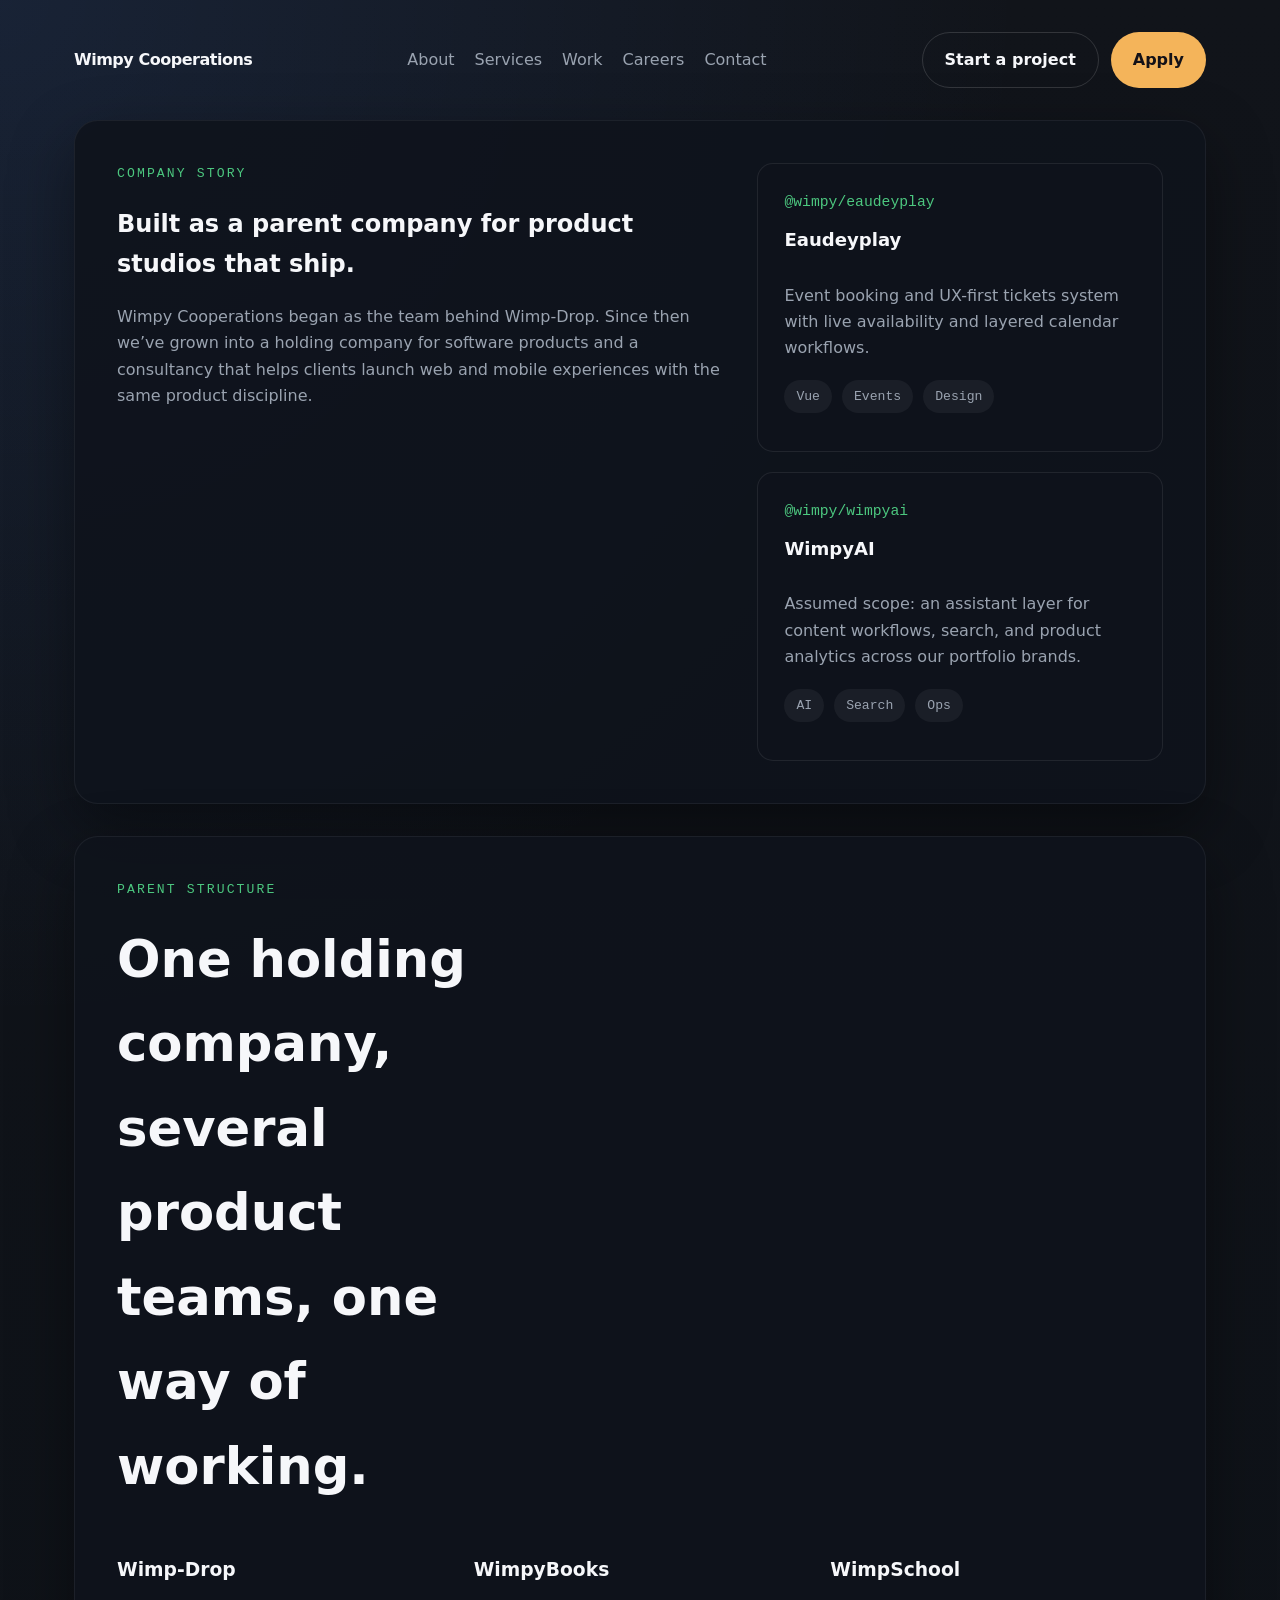
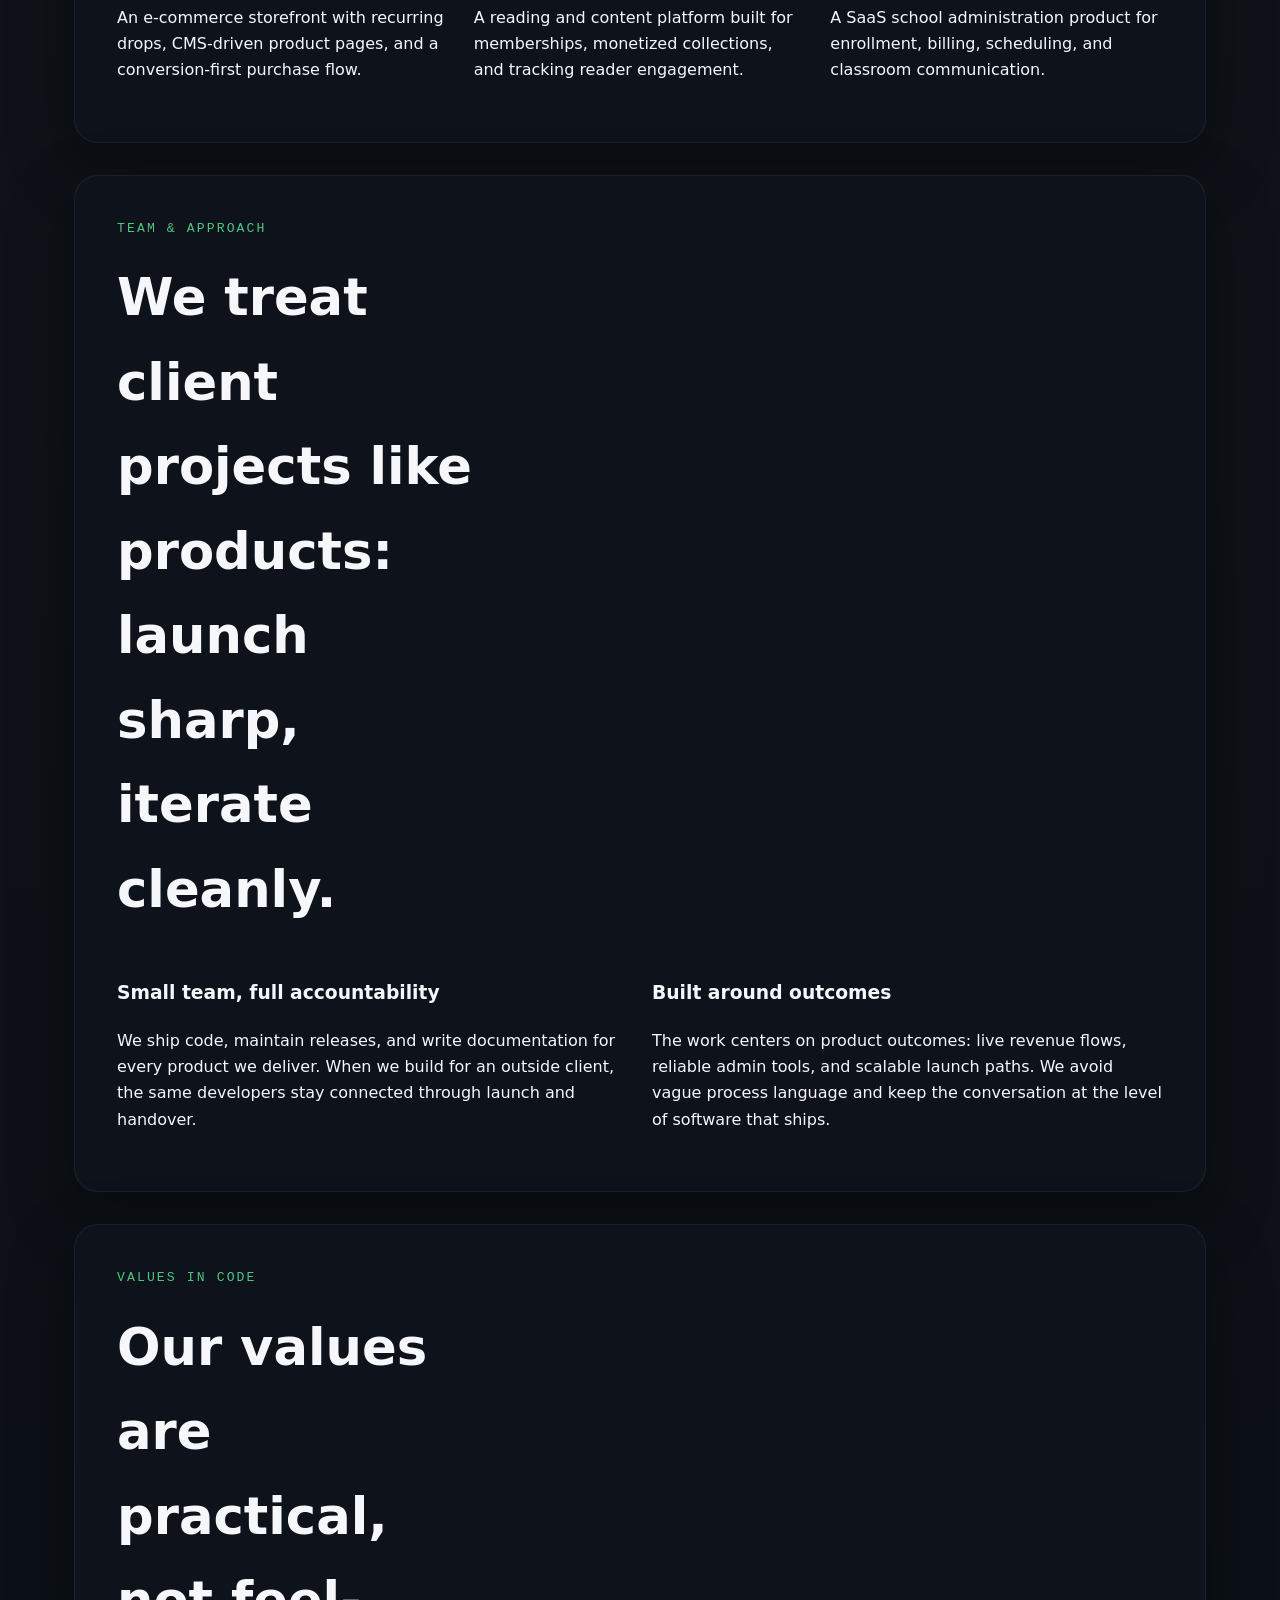
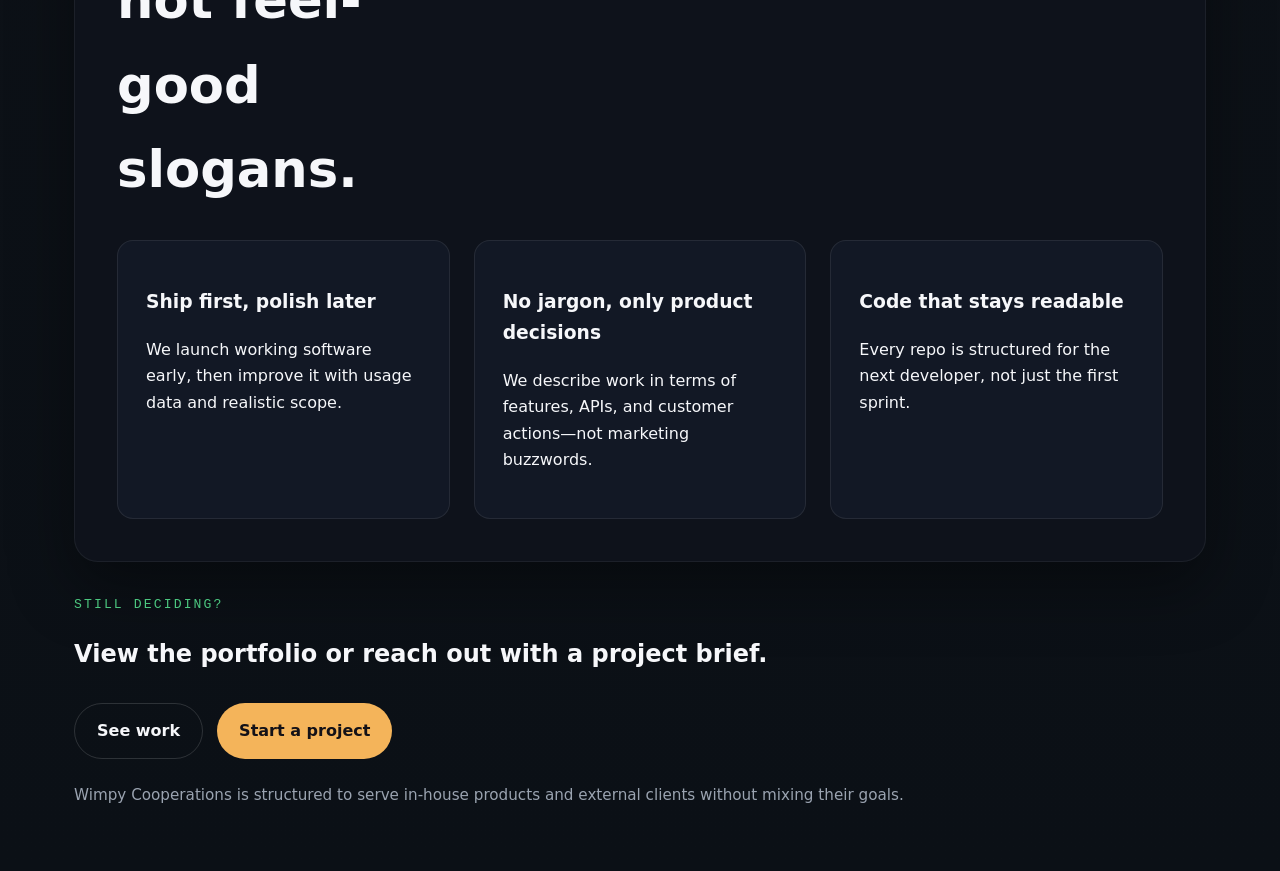
<file: about.html>
<!doctype html>
<html lang="en">
<head>
  <meta charset="utf-8">
  <meta name="viewport" content="width=device-width, initial-scale=1">
  <title>About — Wimpy Cooperations</title>
  <link rel="icon" href="/logo.png">
  <link rel="stylesheet" href="styles.css">

<script type="application/ld+json">
{
  "@context": "https://schema.org",
  "@type": "Organization",
  "name": "Wimpy Cooperations",
  "alternateName": "Wimpy Corps",
  "url": "https://www.wimpy-corp.com.ng",
  "logo": "https://www.wimpy-corp.com.ng/logo.png",
  "description": "Wimpy Cooperations is a software studio and consultancy building web apps, commerce platforms, and growth-ready product systems, and the parent company behind Wimp-Drop, WimpSchool, and WimpyBooks.",
  "address": {
    "@type": "PostalAddress",
    "addressCountry": "NG"
  },
  "sameAs": [
    "https://wimpybooks.netlify.app",
    "https://wimpdrop.onrender.com",
    "https://wimpschool.onrender.com"
  ]
}
</script>

<meta property="og:type" content="website" />
<meta property="og:site_name" content="Wimpy Cooperations" />
<meta property="og:title" content="Wimpy Cooperations — Built software, not buzzwords" />
<meta property="og:description" content="A software studio and consultancy building web apps, commerce flows, and growth-ready product systems. Parent company to Wimp-Drop, WimpSchool, and WimpyBooks." />
<meta property="og:url" content="https://www.wimpy-corp.com.ng/" />
<meta property="og:image" content="https://www.wimpy-corp.com.ng/og-image.png" />
<meta name="twitter:card" content="summary_large_image" />
<meta name="twitter:title" content="Wimpy Cooperations — Built software, not buzzwords" />
<meta name="twitter:description" content="A software studio and consultancy building web apps, commerce flows, and growth-ready product systems." />
<meta name="twitter:image" content="https://www.wimpy-corp.com.ng/og-image.png" />
</head>
<body>
  <div class="page-shell">

<header class="topbar">
  <a class="brand" href="index.html">Wimpy Cooperations</a>
  <nav class="nav-links" aria-label="Main navigation">
    <a href="about.html">About</a>
    <a href="services.html">Services</a>
    <a href="work.html">Work</a>
    <a href="careers.html">Careers</a>
    <a href="contact.html">Contact</a>
  </nav>
  <div class="topbar-actions">
    <a class="btn btn-ghost" href="contact.html">Start a project</a>
    <a class="btn btn-accent" href="careers.html">Apply</a>
  </div>
  <button class="nav-toggle" id="navToggle" aria-label="Toggle menu" aria-expanded="false" aria-controls="mobileNav">
    <span></span><span></span><span></span>
  </button>
</header>

<nav class="mobile-nav" id="mobileNav" aria-label="Mobile navigation">
  <a href="about.html">About</a>
  <a href="services.html">Services</a>
  <a href="work.html">Work</a>
  <a href="careers.html">Careers</a>
  <a href="contact.html">Contact</a>
  <div class="mobile-nav-actions">
    <a class="btn btn-ghost" href="contact.html">Start a project</a>
    <a class="btn btn-accent" href="careers.html">Apply</a>
  </div>
</nav>

    <main>
      <section class="section-panel split-grid about-hero">
        <div>
          <p class="eyebrow">Company story</p>
          <h1>Built as a parent company for product studios that ship.</h1>
          <p class="lede">Wimpy Cooperations began as the team behind Wimp-Drop. Since then we’ve grown into a holding company for software products and a consultancy that helps clients launch web and mobile experiences with the same product discipline.</p>
        </div>
        <div class="about-visual">
          <div class="manifest-card about-card">
            <div class="manifest-top"><span>@wimpy/eaudeyplay</span><strong>Eaudeyplay</strong></div>
            <p>Event booking and UX-first tickets system with live availability and layered calendar workflows.</p>
            <div class="tag-row"><span>Vue</span><span>Events</span><span>Design</span></div>
          </div>
          <div class="manifest-card about-card inset">
            <div class="manifest-top"><span>@wimpy/wimpyai</span><strong>WimpyAI</strong></div>
            <p>Assumed scope: an assistant layer for content workflows, search, and product analytics across our portfolio brands.</p>
            <div class="tag-row"><span>AI</span><span>Search</span><span>Ops</span></div>
          </div>
        </div>
      </section>

      <section class="section-panel">
        <div class="section-header">
          <p class="eyebrow">Parent structure</p>
          <h2>One holding company, several product teams, one way of working.</h2>
        </div>
        <div class="text-grid">
          <div>
            <h3>Wimp-Drop</h3>
            <p>An e-commerce storefront with recurring drops, CMS-driven product pages, and a conversion-first purchase flow.</p>
          </div>
          <div>
            <h3>WimpyBooks</h3>
            <p>A reading and content platform built for memberships, monetized collections, and tracking reader engagement.</p>
          </div>
          <div>
            <h3>WimpSchool</h3>
            <p>A SaaS school administration product for enrollment, billing, scheduling, and classroom communication.</p>
          </div>
        </div>
      </section>

      <section class="section-panel">
        <div class="section-header">
          <p class="eyebrow">Team & approach</p>
          <h2>We treat client projects like products: launch sharp, iterate cleanly.</h2>
        </div>
        <div class="text-grid two-column">
          <div>
            <h3>Small team, full accountability</h3>
            <p>We ship code, maintain releases, and write documentation for every product we deliver. When we build for an outside client, the same developers stay connected through launch and handover.</p>
          </div>
          <div>
            <h3>Built around outcomes</h3>
            <p>The work centers on product outcomes: live revenue flows, reliable admin tools, and scalable launch paths. We avoid vague process language and keep the conversation at the level of software that ships.</p>
          </div>
        </div>
      </section>

      <section class="section-panel values-panel">
        <div class="section-header">
          <p class="eyebrow">Values in code</p>
          <h2>Our values are practical, not feel-good slogans.</h2>
        </div>
        <div class="value-grid">
          <article>
            <h3>Ship first, polish later</h3>
            <p>We launch working software early, then improve it with usage data and realistic scope.</p>
          </article>
          <article>
            <h3>No jargon, only product decisions</h3>
            <p>We describe work in terms of features, APIs, and customer actions—not marketing buzzwords.</p>
          </article>
          <article>
            <h3>Code that stays readable</h3>
            <p>Every repo is structured for the next developer, not just the first sprint.</p>
          </article>
        </div>
      </section>
    </main>

    <footer class="site-footer">
      <div>
        <p class="eyebrow">Still deciding?</p>
        <h2>View the portfolio or reach out with a project brief.</h2>
      </div>
      <div class="footer-actions">
        <a class="btn btn-ghost" href="work.html">See work</a>
        <a class="btn btn-accent" href="contact.html">Start a project</a>
      </div>
      <p class="fineprint">Wimpy Cooperations is structured to serve in-house products and external clients without mixing their goals.</p>
    </footer>
  </div>
  <script src="scripts.js"></script>
</body>
</html>
</file>
<file: styles.css>
/* Wimpy Cooperations design system */
:root {
  color-scheme: dark;
  --bg: #11141a;
  --surface: #1c232f;
  --surface-alt: #171d27;
  --text: #f6f7fa;
  --muted: #9aa3b0;
  --accent: #f4b45a;
  --green: #4cc77f;
  --blue: #4f8eff;
  --border: rgba(255,255,255,0.08);
  --shadow: 0 24px 64px rgba(0,0,0,0.4);
  --radius: 24px;
  --radius-sm: 16px;
  --radius-xs: 12px;
  --max-width: 1180px;
  font-family: Inter, ui-sans-serif, system-ui, sans-serif;
}

* {
  box-sizing: border-box;
}

html {
  scroll-behavior: smooth;
}


body {
  margin: 0;
  min-height: 100vh;
  background: radial-gradient(circle at top left, rgba(79, 142, 255, 0.12), transparent 24%), linear-gradient(180deg, #11141a 0%, #0b1016 100%);
  color: var(--text);
  line-height: 1.65;
}

img, picture, svg {
  max-width: 100%;
  display: block;
}

a {
  color: inherit;
  text-decoration: none;
}

a:focus-visible,
button:focus-visible,
input:focus-visible,
textarea:focus-visible,
select:focus-visible {
  outline: 2px solid var(--accent);
  outline-offset: 4px;
}

button,
input,
select,
textarea {
  font: inherit;
}

.page-shell {
  width: min(100%, var(--max-width));
  margin: 0 auto;
  padding: 32px 24px 48px;
}

.topbar {
  display: flex;
  align-items: center;
  justify-content: space-between;
  gap: 20px;
  flex-wrap: wrap;
  margin-bottom: 32px;
}

.brand {
  font-weight: 700;
  letter-spacing: -0.03em;
}

.nav-links {
  display: flex;
  gap: 20px;
  flex-wrap: wrap;
}

.nav-links a {
  color: var(--muted);
}

.nav-links a[aria-current="page"] {
  color: var(--text);
}

.topbar-actions {
  display: flex;
  gap: 12px;
  flex-wrap: wrap;
}

.btn {
  display: inline-flex;
  align-items: center;
  justify-content: center;
  border-radius: 999px;
  padding: 14px 22px;
  font-weight: 600;
  transition: transform 180ms ease, background-color 180ms ease;
}

.btn:hover {
  transform: translateY(-1px);
}

.btn-accent {
  background: var(--accent);
  color: #131117;
}

.btn-ghost {
  border: 1px solid rgba(255,255,255,0.14);
  color: var(--text);
}

.hero {
  display: grid;
  gap: 40px;
  margin-bottom: 52px;
}

.hero h1,
.section-header h2 {
  font-size: clamp(2.6rem, 4vw, 4rem);
  margin: 16px 0 20px;
  max-width: 12ch;
}

.lede {
  color: var(--muted);
  max-width: 680px;
}

.eyebrow {
  font-family: ui-monospace, SFMono-Regular, Menlo, monospace;
  font-size: 0.82rem;
  letter-spacing: 0.16em;
  text-transform: uppercase;
  color: var(--green);
  margin: 0;
}

.section-panel {
  background: rgba(15, 19, 28, 0.9);
  border: 1px solid rgba(255,255,255,0.06);
  box-shadow: var(--shadow);
  border-radius: var(--radius);
  padding: 42px;
  margin-bottom: 32px;
}

.section-header {
  margin-bottom: 28px;
}

.section-header h2 {
  max-width: 10ch;
}

.split-grid {
  display: grid;
  gap: 32px;
  grid-template-columns: minmax(0, 1.2fr) minmax(320px, 0.8fr);
}

.service-grid,
.manifest-grid,
.value-grid,
.roles-grid,
.text-grid {
  display: grid;
  gap: 24px;
}

.service-grid {
  grid-template-columns: repeat(auto-fit, minmax(240px, 1fr));
}

.service-card {
  background: rgba(19, 26, 38, 0.95);
  border: 1px solid rgba(255,255,255,0.08);
  border-radius: var(--radius-sm);
  padding: 28px;
}

.service-card.large {
  min-height: 320px;
}

.service-icon {
  display: inline-flex;
  width: 44px;
  height: 44px;
  align-items: center;
  justify-content: center;
  margin-bottom: 20px;
  border-radius: 14px;
  background: rgba(79, 142, 255, 0.14);
  color: var(--blue);
  font-size: 1.2rem;
}

.service-card h3,
.service-card h2,
.role-card h2,
.manifest-card strong,
.about-card strong {
  margin: 0 0 12px;
}

.service-card p,
.role-card p,
.about-card p,
.manifest-card p {
  color: var(--muted);
}

.value-grid,
.roles-grid,
.text-grid {
  grid-template-columns: repeat(auto-fit, minmax(240px, 1fr));
}

.value-grid article,
.role-card,
.content-card,
.about-card {
  background: rgba(19, 26, 38, 0.95);
  border: 1px solid rgba(255,255,255,0.08);
  border-radius: var(--radius-sm);
  padding: 28px;
}

.about-card.inset {
  margin-top: 20px;
}

.manifest-grid {
  grid-template-columns: repeat(auto-fit, minmax(250px, 1fr));
}

.manifest-card {
  background: rgba(15, 19, 28, 0.98);
  border: 1px solid rgba(255,255,255,0.08);
  border-radius: var(--radius-sm);
  padding: 26px;
  position: relative;
}

.manifest-top {
  display: flex;
  flex-direction: column;
  gap: 10px;
  margin-bottom: 16px;
}

.manifest-top span {
  font-family: ui-monospace, SFMono-Regular, Menlo, monospace;
  color: var(--green);
  font-size: 0.92rem;
}

.manifest-card strong {
  font-size: 1.13rem;
  color: var(--text);
}

.tag-row {
  display: flex;
  flex-wrap: wrap;
  gap: 10px;
  margin: 18px 0 12px;
}

.tag-row span {
  font-family: ui-monospace, SFMono-Regular, Menlo, monospace;
  background: rgba(255,255,255,0.05);
  color: var(--muted);
  border-radius: 999px;
  padding: 6px 12px;
  font-size: 0.82rem;
}

.status {
  display: inline-flex;
  align-items: center;
  justify-content: center;
  padding: 10px 14px;
  border-radius: 999px;
  font-family: ui-monospace, SFMono-Regular, Menlo, monospace;
  text-transform: uppercase;
  letter-spacing: 0.16em;
  font-size: 0.75rem;
}

.status.live {
  background: rgba(76,199,127,0.12);
  color: var(--green);
}

.status.dev {
  background: rgba(79,142,255,0.12);
  color: var(--blue);
}

.status.planned {
  background: rgba(244,180,90,0.12);
  color: var(--accent);
}

.manifest-link {
  color: var(--accent);
  font-weight: 600;
}

.panel-actions,
.footer-actions,
.hero-actions {
  display: flex;
  flex-wrap: wrap;
  gap: 14px;
  margin-top: 28px;
}

.careers-teaser .content-card,
.form-panel .section-header,
.form-panel .contact-form {
  margin-top: 0;
}

.form-panel {
  padding: 42px 42px 32px;
}

.contact-form {
  display: grid;
  gap: 18px;
}

.contact-form label {
  display: grid;
  gap: 10px;
  font-size: 0.95rem;
  color: var(--text);
}

.contact-form input,
.contact-form textarea,
.contact-form select {
  width: 100%;
  background: rgba(255,255,255,0.04);
  border: 1px solid rgba(255,255,255,0.08);
  border-radius: 14px;
  color: var(--text);
  padding: 14px 16px;
}

.field-group option {
  background: var(--surface-alt);
  color: var(--text);
}

.field-group optgroup {
    background-color: goldenrod;
  color: black;
  font-size: 0.9rem;
}

.contact-form option {
  background: var(--surface-alt);
  color: var(--text);
}


.contact-form textarea {
  resize: vertical;
}

.field-note {
  color: var(--muted);
  font-size: 0.9rem;
  margin: -12px 0 18px;
}

.hidden-field {
  display: none;
}

.form-break {
  display: flex;
  align-items: center;
  gap: 12px;
  margin: 8px 0 20px;
  color: var(--muted);
  font-size: 0.95rem;
}

.form-break::before,
.form-break::after {
  content: "";
  flex: 1;
  height: 1px;
  background: rgba(255,255,255,0.08);
}

.form-break span {
  white-space: nowrap;
  padding: 0 10px;
}

.contact-info p {
  margin: 0 0 18px;
  color: var(--muted);
}

.fineprint {
  color: var(--muted);
  font-size: 0.95rem;
  margin-top: 24px;
}

.visual-frame {
  display: grid;
  gap: 18px;
}

.visual-card {
  border-radius: 24px;
  padding: 22px;
  background: rgba(255,255,255,0.03);
}

.code-slate {
  min-height: 220px;
  display: grid;
  gap: 12px;
  padding: 28px;
}

.code-line {
  display: block;
  height: 12px;
  width: 100%;
  background: rgba(255,255,255,0.12);
  border-radius: 999px;
}

.code-line.short {
  width: 55%;
}

.code-line.medium {
  width: 70%;
}

.ui-panel {
  height: 220px;
  display: grid;
  gap: 16px;
  background: rgba(255,255,255,0.04);
  border: 1px solid rgba(255,255,255,0.08);
  overflow: hidden;
}

.ui-image {
  width: 100%;
  height: 100%;
  object-fit: cover;
  border-radius: 24px;
}

.ui-top {
  height: 22px;
  background: rgba(255,255,255,0.1);
  border-radius: 999px;
  width: 34%;
  margin: 16px;
}

.ui-body {
  flex: 1;
  margin: 0 16px 16px;
  background: rgba(255,255,255,0.06);
  border-radius: 20px;
}

/* ==========================================================================
   MOBILE NAV TOGGLE
   ========================================================================== */
.nav-toggle {
  display: none;
  flex-direction: column;
  gap: 5px;
  background: none;
  border: none;
  padding: 10px;
  border-radius: 10px;
  cursor: pointer;
}

.nav-toggle:hover {
  background: rgba(255,255,255,0.05);
}

.nav-toggle span {
  width: 22px;
  height: 2px;
  background: var(--text);
  border-radius: 2px;
  transition: transform 200ms ease, opacity 200ms ease;
}

.nav-toggle[aria-expanded="true"] span:nth-child(1) {
  transform: translateY(7px) rotate(45deg);
}

.nav-toggle[aria-expanded="true"] span:nth-child(2) {
  opacity: 0;
}

.nav-toggle[aria-expanded="true"] span:nth-child(3) {
  transform: translateY(-7px) rotate(-45deg);
}

.mobile-nav {
  display: none;
  flex-direction: column;
  gap: 4px;
  background: var(--surface);
  border: 1px solid var(--border);
  border-radius: var(--radius-sm);
  padding: 12px;
  margin: -16px 0 32px;
}

.mobile-nav.is-open {
  display: flex;
}

.mobile-nav a {
  color: var(--muted);
  padding: 12px 14px;
  border-radius: var(--radius-xs);
  font-weight: 500;
}

.mobile-nav a:hover {
  background: rgba(255,255,255,0.04);
  color: var(--text);
}

.mobile-nav a[aria-current="page"] {
  color: var(--accent);
}

.mobile-nav .mobile-nav-actions {
  display: flex;
  flex-direction: column;
  gap: 10px;
  margin-top: 8px;
  padding-top: 12px;
  border-top: 1px solid var(--border);
}

.mobile-nav .btn {
  width: 100%;
}

@media (max-width: 860px) {
  .split-grid,
  .hero,
  .text-grid,
  .manifest-grid,
  .value-grid,
  .roles-grid,
  .service-grid {
    grid-template-columns: 1fr;
  }
  .page-shell {
    padding: 24px 18px 32px;
  }
}

@media (max-width: 640px) {
  .topbar,
  .hero-actions,
  .panel-actions,
  .footer-actions,
  .section-panel {
    gap: 18px;
  }
  .hero h1,
  .section-header h2 {
    font-size: clamp(2.2rem, 10vw, 3rem);
  }
  .btn {
    width: 100%;
  }

  .nav-links,
  .topbar-actions {
    display: none;
  }

  .nav-toggle {
    display: flex;
  }
}




.code-slate {
  gap: 14px;
}

.code-slate .code-line {
  display: block;
  height: auto;
  width: auto;
  background: none;
  border-radius: 0;
  color: var(--text);
  font-family: ui-monospace, SFMono-Regular, Menlo, monospace;
  font-size: 1.05rem;
  line-height: 1.5;
  white-space: normal;
}


.code-slate .code-line.short,
.code-slate .code-line.medium {
  width: auto;
}
</file>
